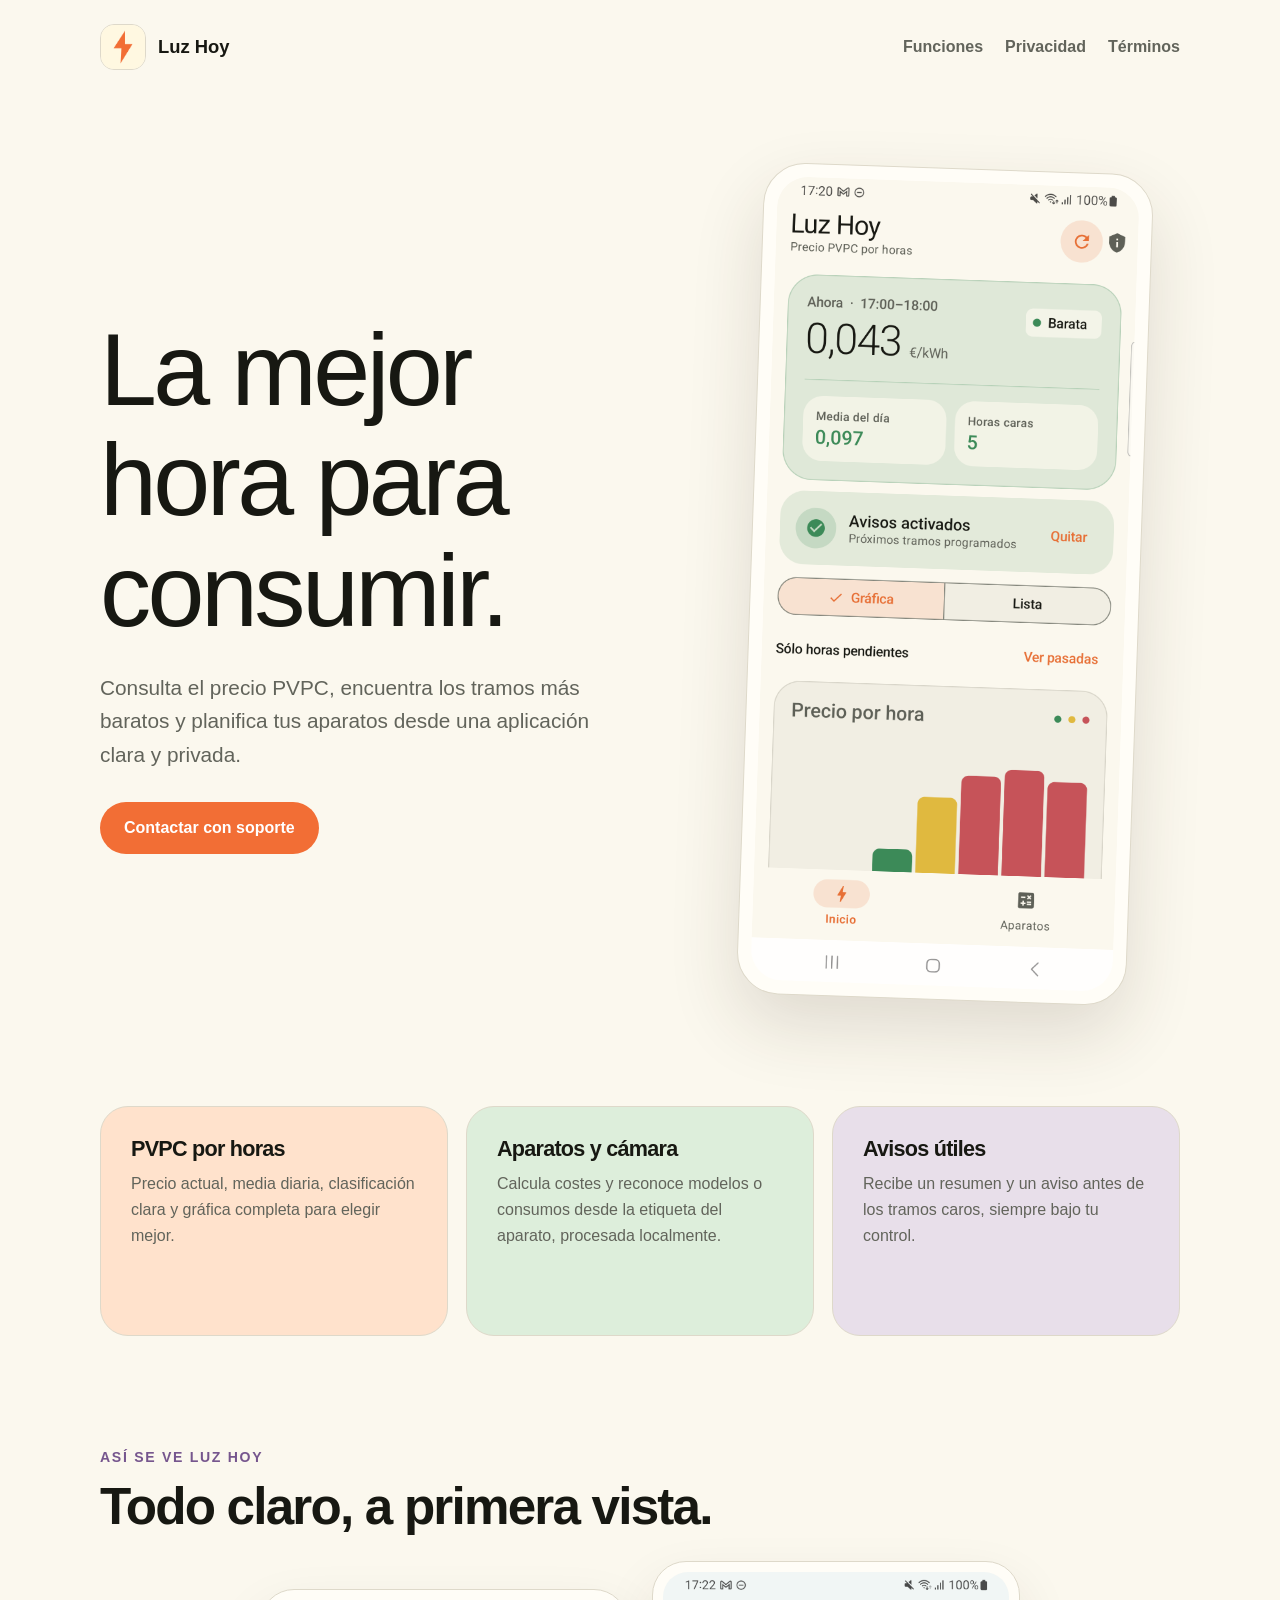
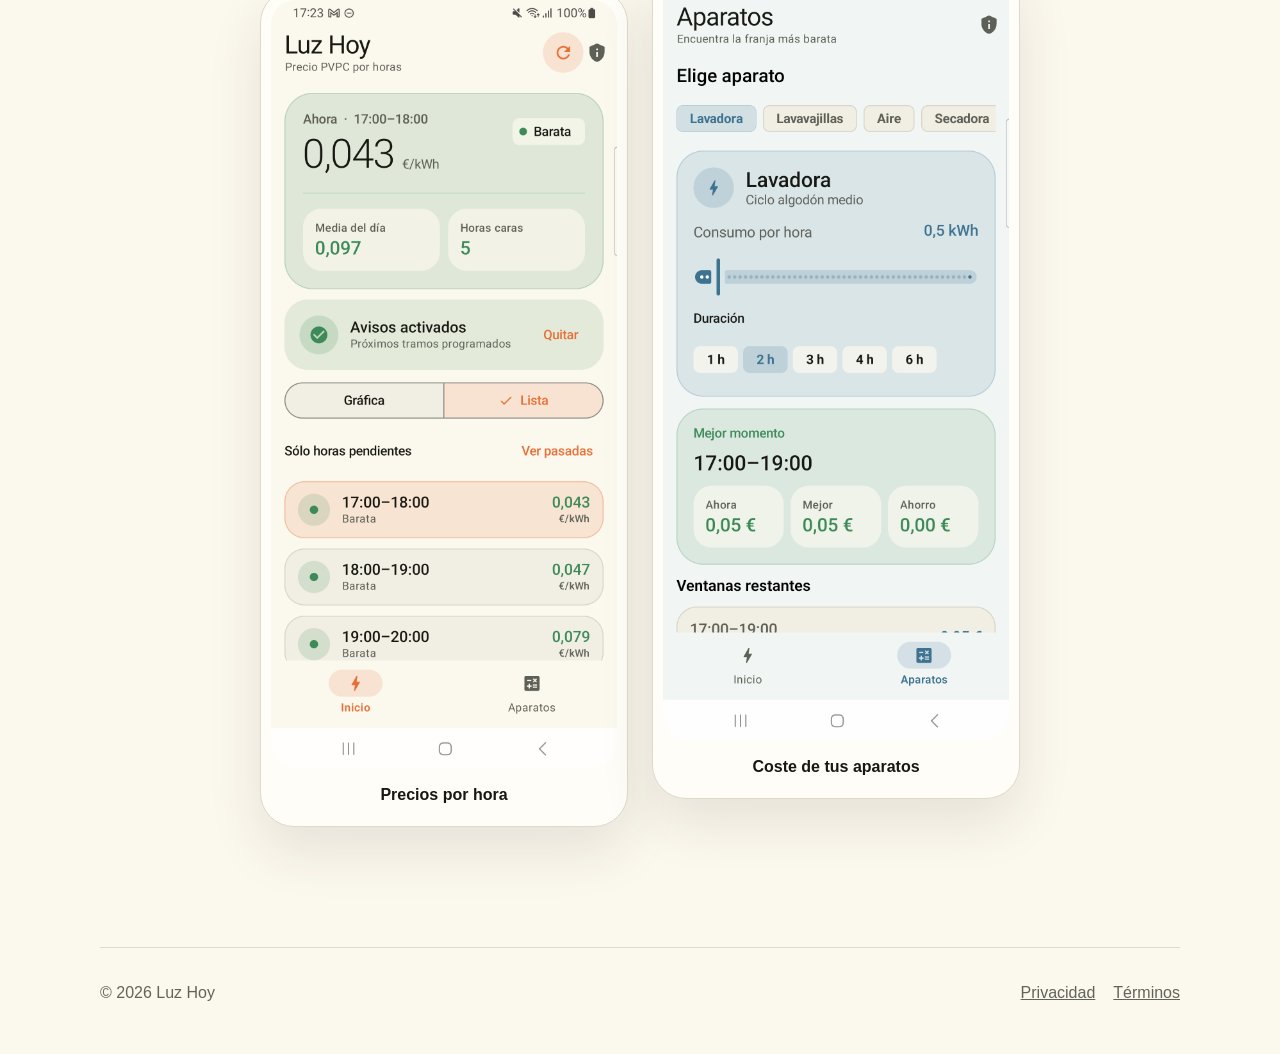
<file: index.html>
<!doctype html>
<html lang="es">
<head>
  <meta charset="utf-8">
  <meta name="viewport" content="width=device-width, initial-scale=1">
  <meta name="description" content="Luz Hoy ayuda a consultar el precio PVPC, comparar horas y planificar el consumo eléctrico.">
  <title>Luz Hoy — Precio PVPC y consumo inteligente</title>
  <link rel="icon" href="assets/logo.png">
  <link rel="stylesheet" href="assets/styles.css">
</head>
<body>
  <header class="wrap">
    <a class="brand" href="./"><img src="assets/logo.png" alt=""><span>Luz Hoy</span></a>
    <nav aria-label="Principal">
      <a href="#funciones">Funciones</a>
      <a href="privacidad/">Privacidad</a>
      <a href="terminos/">Términos</a>
    </nav>
  </header>

  <main>
    <section class="hero wrap">
      <div>
        <h1>La mejor hora para consumir.</h1>
        <p class="lead">Consulta el precio PVPC, encuentra los tramos más baratos y planifica tus aparatos desde una aplicación clara y privada.</p>
        <a class="button" href="mailto:rafa@rafainraw.com">Contactar con soporte</a>
      </div>
      <figure class="phone">
        <img src="assets/inicio.png" alt="Pantalla principal de Luz Hoy con el precio PVPC y una gráfica por horas">
      </figure>
    </section>

    <section id="funciones" class="features wrap" aria-label="Funciones principales">
      <article class="feature">
        <h3>PVPC por horas</h3>
        <p>Precio actual, media diaria, clasificación clara y gráfica completa para elegir mejor.</p>
      </article>
      <article class="feature">
        <h3>Aparatos y cámara</h3>
        <p>Calcula costes y reconoce modelos o consumos desde la etiqueta del aparato, procesada localmente.</p>
      </article>
      <article class="feature">
        <h3>Avisos útiles</h3>
        <p>Recibe un resumen y un aviso antes de los tramos caros, siempre bajo tu control.</p>
      </article>
    </section>

    <section class="showcase wrap" aria-labelledby="showcase-title">
      <div class="showcase-heading">
        <p class="eyebrow">Así se ve Luz Hoy</p>
        <h2 id="showcase-title">Todo claro, a primera vista.</h2>
      </div>
      <div class="screens" aria-label="Capturas de Luz Hoy">
        <figure class="screen-card">
          <img src="assets/inicio-lista.png" alt="Listado de precios por hora en Luz Hoy" loading="lazy">
          <figcaption>Precios por hora</figcaption>
        </figure>
        <figure class="screen-card raised">
          <img src="assets/aparatos.png" alt="Calculadora de consumo para aparatos en Luz Hoy" loading="lazy">
          <figcaption>Coste de tus aparatos</figcaption>
        </figure>
      </div>
    </section>
  </main>

  <footer class="wrap">
    <span>© 2026 Luz Hoy</span>
    <div><a href="privacidad/">Privacidad</a><a href="terminos/">Términos</a></div>
  </footer>
</body>
</html>
</file>
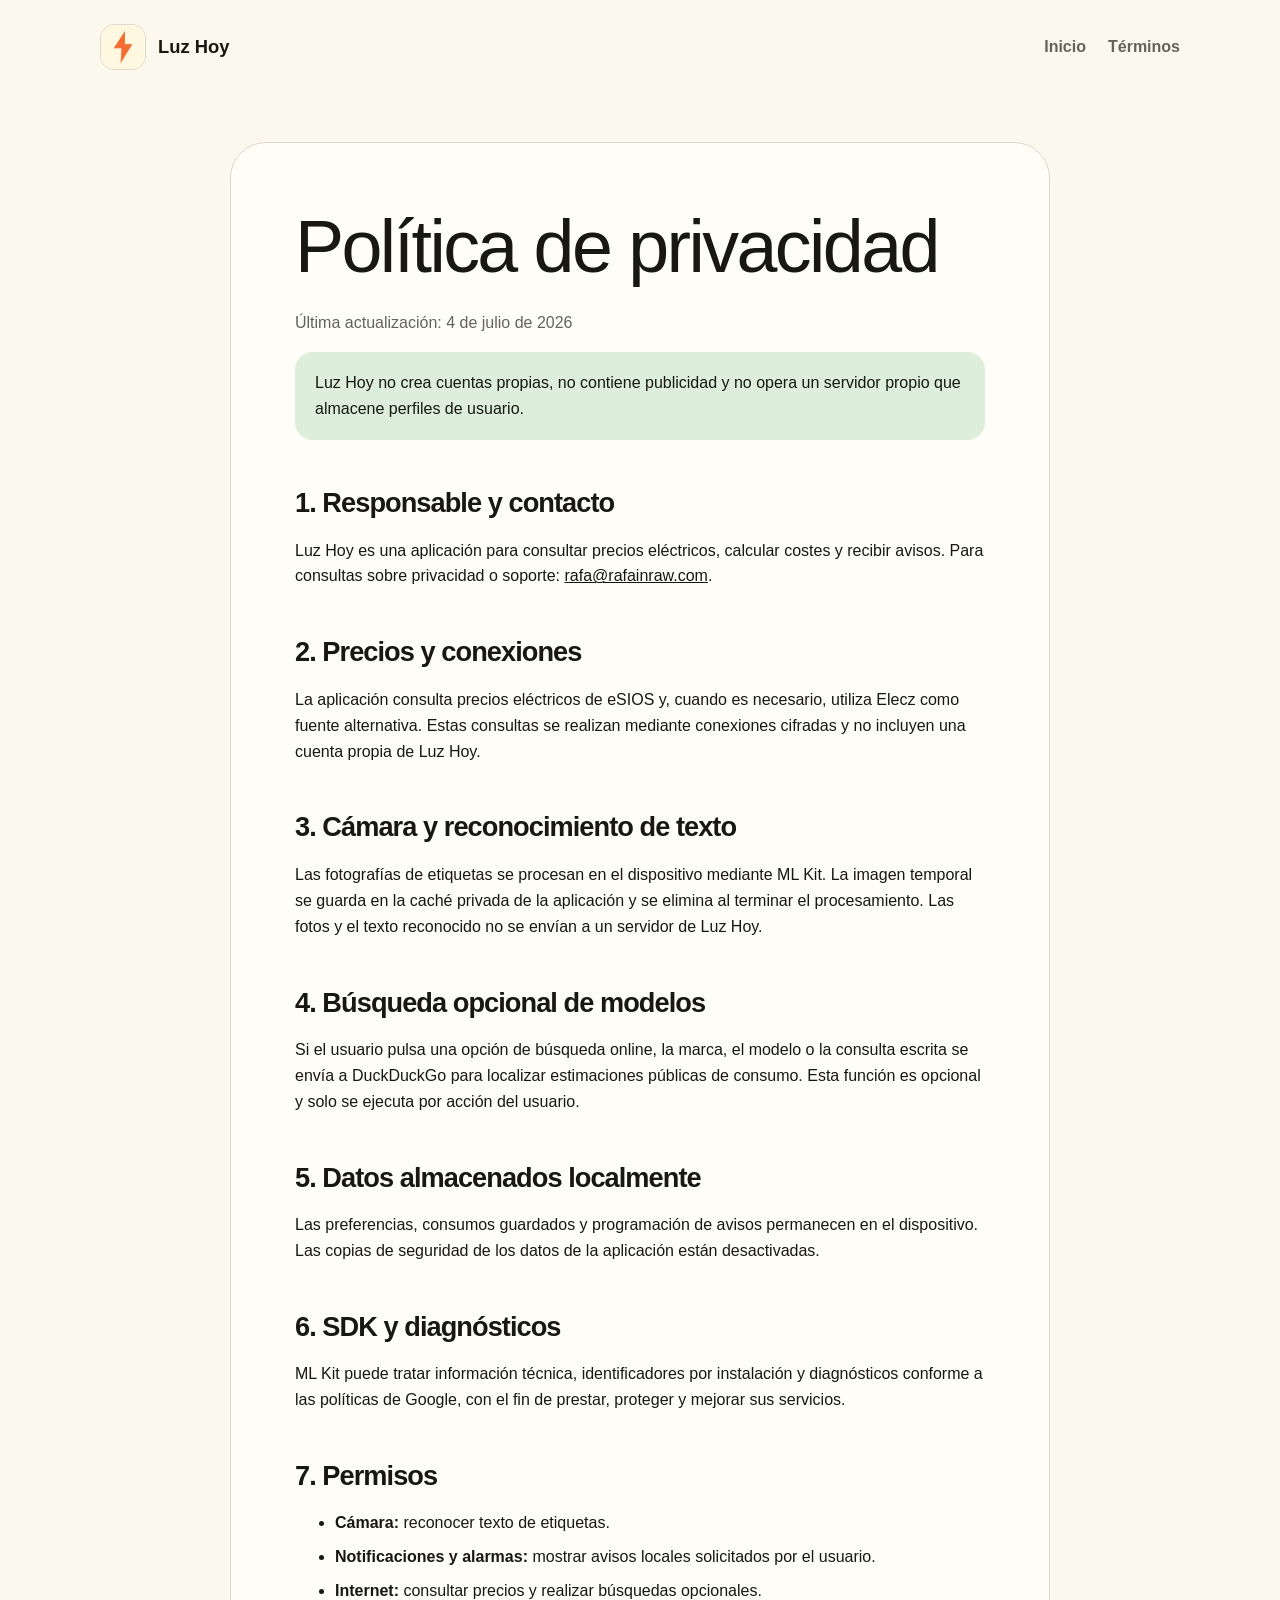
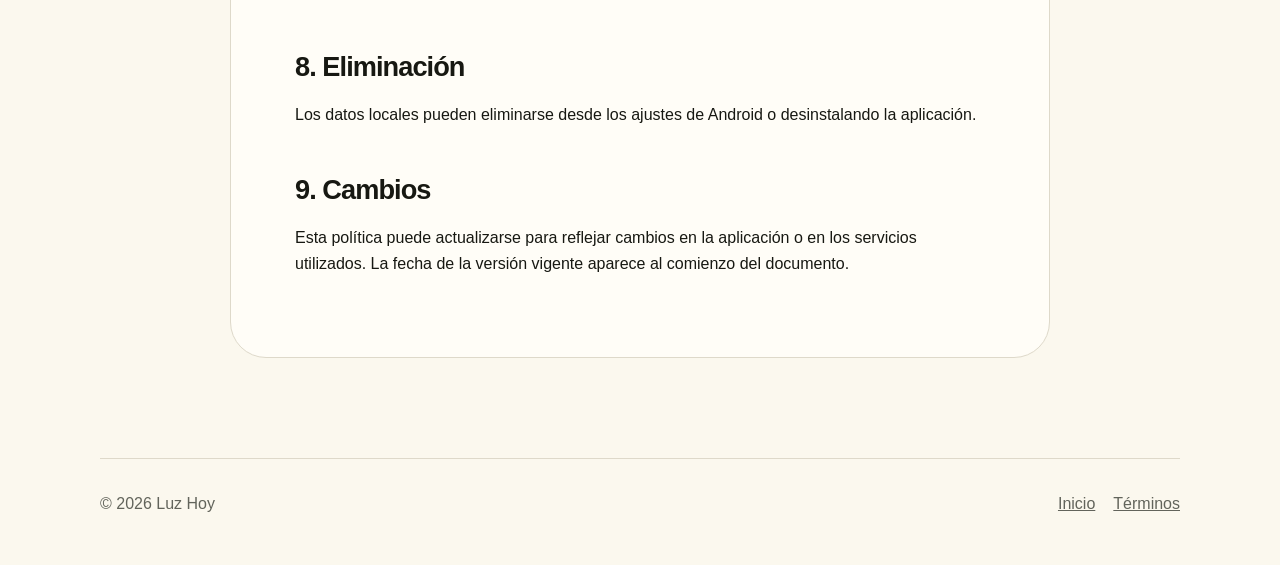
<file: privacidad/index.html>
<!doctype html>
<html lang="es">
<head>
  <meta charset="utf-8">
  <meta name="viewport" content="width=device-width, initial-scale=1">
  <title>Política de privacidad — Luz Hoy</title>
  <link rel="icon" href="../assets/logo.png">
  <link rel="stylesheet" href="../assets/styles.css">
</head>
<body>
  <header class="wrap">
    <a class="brand" href="../"><img src="../assets/logo.png" alt=""><span>Luz Hoy</span></a>
    <nav><a href="../">Inicio</a><a href="../terminos/">Términos</a></nav>
  </header>

  <main class="legal">
    <h1>Política de privacidad</h1>
    <p class="meta">Última actualización: 4 de julio de 2026</p>
    <p class="notice">Luz Hoy no crea cuentas propias, no contiene publicidad y no opera un servidor propio que almacene perfiles de usuario.</p>

    <h2>1. Responsable y contacto</h2>
    <p>Luz Hoy es una aplicación para consultar precios eléctricos, calcular costes y recibir avisos. Para consultas sobre privacidad o soporte: <a href="mailto:rafa@rafainraw.com">rafa@rafainraw.com</a>.</p>

    <h2>2. Precios y conexiones</h2>
    <p>La aplicación consulta precios eléctricos de eSIOS y, cuando es necesario, utiliza Elecz como fuente alternativa. Estas consultas se realizan mediante conexiones cifradas y no incluyen una cuenta propia de Luz Hoy.</p>

    <h2>3. Cámara y reconocimiento de texto</h2>
    <p>Las fotografías de etiquetas se procesan en el dispositivo mediante ML Kit. La imagen temporal se guarda en la caché privada de la aplicación y se elimina al terminar el procesamiento. Las fotos y el texto reconocido no se envían a un servidor de Luz Hoy.</p>

    <h2>4. Búsqueda opcional de modelos</h2>
    <p>Si el usuario pulsa una opción de búsqueda online, la marca, el modelo o la consulta escrita se envía a DuckDuckGo para localizar estimaciones públicas de consumo. Esta función es opcional y solo se ejecuta por acción del usuario.</p>

    <h2>5. Datos almacenados localmente</h2>
    <p>Las preferencias, consumos guardados y programación de avisos permanecen en el dispositivo. Las copias de seguridad de los datos de la aplicación están desactivadas.</p>

    <h2>6. SDK y diagnósticos</h2>
    <p>ML Kit puede tratar información técnica, identificadores por instalación y diagnósticos conforme a las políticas de Google, con el fin de prestar, proteger y mejorar sus servicios.</p>

    <h2>7. Permisos</h2>
    <ul>
      <li><strong>Cámara:</strong> reconocer texto de etiquetas.</li>
      <li><strong>Notificaciones y alarmas:</strong> mostrar avisos locales solicitados por el usuario.</li>
      <li><strong>Internet:</strong> consultar precios y realizar búsquedas opcionales.</li>
    </ul>

    <h2>8. Eliminación</h2>
    <p>Los datos locales pueden eliminarse desde los ajustes de Android o desinstalando la aplicación.</p>

    <h2>9. Cambios</h2>
    <p>Esta política puede actualizarse para reflejar cambios en la aplicación o en los servicios utilizados. La fecha de la versión vigente aparece al comienzo del documento.</p>
  </main>

  <footer class="wrap"><span>© 2026 Luz Hoy</span><div><a href="../">Inicio</a><a href="../terminos/">Términos</a></div></footer>
</body>
</html>
</file>
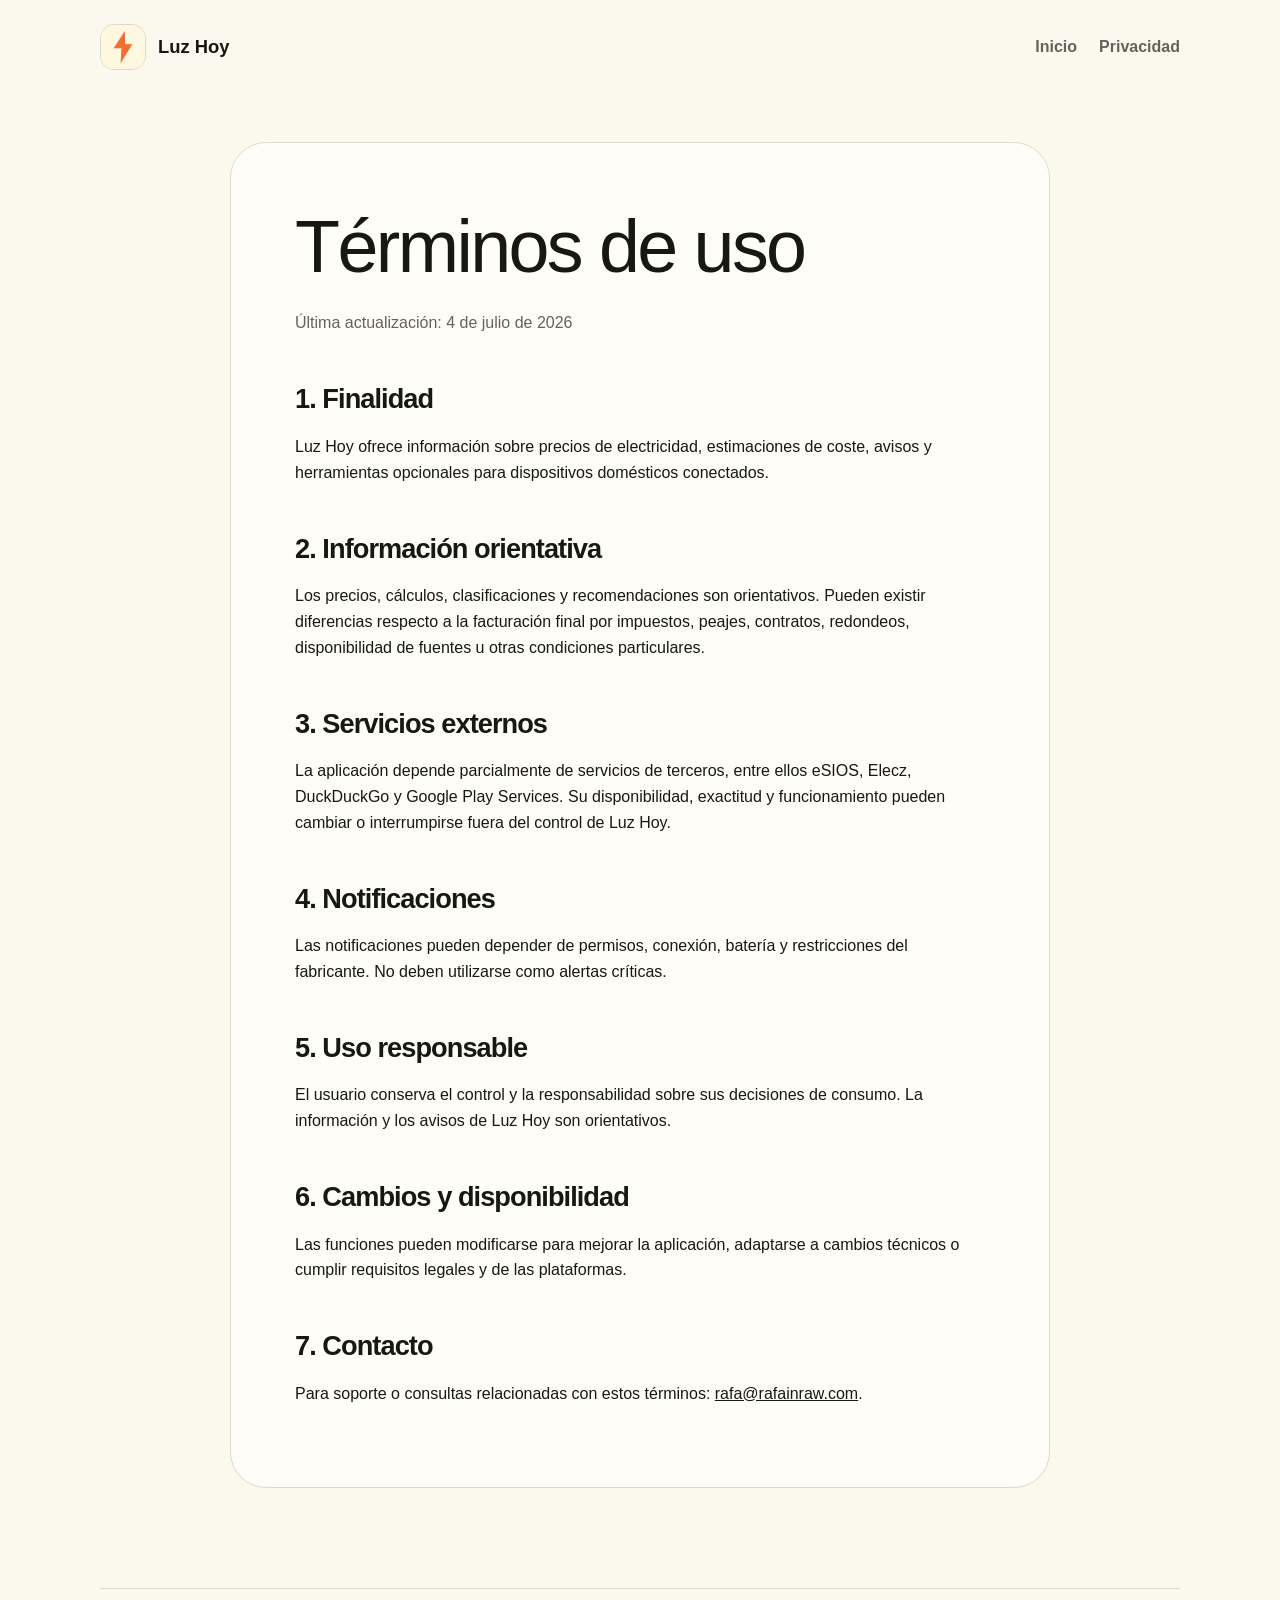
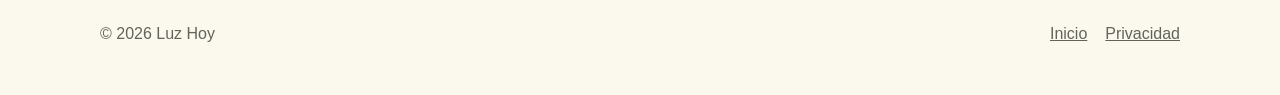
<file: terminos/index.html>
<!doctype html>
<html lang="es">
<head>
  <meta charset="utf-8">
  <meta name="viewport" content="width=device-width, initial-scale=1">
  <title>Términos de uso — Luz Hoy</title>
  <link rel="icon" href="../assets/logo.png">
  <link rel="stylesheet" href="../assets/styles.css">
</head>
<body>
  <header class="wrap">
    <a class="brand" href="../"><img src="../assets/logo.png" alt=""><span>Luz Hoy</span></a>
    <nav><a href="../">Inicio</a><a href="../privacidad/">Privacidad</a></nav>
  </header>

  <main class="legal">
    <h1>Términos de uso</h1>
    <p class="meta">Última actualización: 4 de julio de 2026</p>

    <h2>1. Finalidad</h2>
    <p>Luz Hoy ofrece información sobre precios de electricidad, estimaciones de coste, avisos y herramientas opcionales para dispositivos domésticos conectados.</p>

    <h2>2. Información orientativa</h2>
    <p>Los precios, cálculos, clasificaciones y recomendaciones son orientativos. Pueden existir diferencias respecto a la facturación final por impuestos, peajes, contratos, redondeos, disponibilidad de fuentes u otras condiciones particulares.</p>

    <h2>3. Servicios externos</h2>
    <p>La aplicación depende parcialmente de servicios de terceros, entre ellos eSIOS, Elecz, DuckDuckGo y Google Play Services. Su disponibilidad, exactitud y funcionamiento pueden cambiar o interrumpirse fuera del control de Luz Hoy.</p>

    <h2>4. Notificaciones</h2>
    <p>Las notificaciones pueden depender de permisos, conexión, batería y restricciones del fabricante. No deben utilizarse como alertas críticas.</p>

    <h2>5. Uso responsable</h2>
    <p>El usuario conserva el control y la responsabilidad sobre sus decisiones de consumo. La información y los avisos de Luz Hoy son orientativos.</p>

    <h2>6. Cambios y disponibilidad</h2>
    <p>Las funciones pueden modificarse para mejorar la aplicación, adaptarse a cambios técnicos o cumplir requisitos legales y de las plataformas.</p>

    <h2>7. Contacto</h2>
    <p>Para soporte o consultas relacionadas con estos términos: <a href="mailto:rafa@rafainraw.com">rafa@rafainraw.com</a>.</p>
  </main>

  <footer class="wrap"><span>© 2026 Luz Hoy</span><div><a href="../">Inicio</a><a href="../privacidad/">Privacidad</a></div></footer>
</body>
</html>
</file>
<file: assets/styles.css>
:root {
  color-scheme: light;
  --ink: #171812;
  --muted: #62645b;
  --cream: #fbf8ee;
  --paper: #fffdf7;
  --orange: #f26e35;
  --orange-soft: #ffe2cc;
  --green: #3c8a58;
  --green-soft: #ddeedb;
  --purple: #76568e;
  --purple-soft: #e8dfea;
  --line: #ded9ca;
  --radius: 28px;
}

* { box-sizing: border-box; }

html { scroll-behavior: smooth; }

body {
  margin: 0;
  background: var(--cream);
  color: var(--ink);
  font-family: Inter, ui-sans-serif, -apple-system, BlinkMacSystemFont, "Segoe UI", sans-serif;
  line-height: 1.62;
}

a { color: inherit; }

.wrap {
  width: min(1080px, calc(100% - 40px));
  margin-inline: auto;
}

header {
  display: flex;
  align-items: center;
  justify-content: space-between;
  gap: 24px;
  padding: 24px 0;
}

.brand {
  display: inline-flex;
  align-items: center;
  gap: 12px;
  font-size: 1.15rem;
  font-weight: 800;
  text-decoration: none;
}

.brand img {
  width: 46px;
  height: 46px;
  border: 1px solid var(--line);
  border-radius: 14px;
}

nav { display: flex; gap: 22px; }
nav a { color: var(--muted); font-weight: 650; text-decoration: none; }
nav a:hover { color: var(--orange); }

.hero {
  display: grid;
  grid-template-columns: 1.05fr .95fr;
  align-items: center;
  gap: clamp(40px, 7vw, 90px);
  min-height: 650px;
  padding: 58px 0 90px;
}

h1, h2, h3 { line-height: 1.08; letter-spacing: -.035em; }
h1 { margin: 0 0 24px; font-size: clamp(3.5rem, 8vw, 6.8rem); font-weight: 420; }
h2 { margin: 0 0 20px; font-size: clamp(2rem, 4vw, 3.3rem); }
h3 { margin: 0 0 10px; font-size: 1.35rem; }

.lead {
  max-width: 660px;
  margin: 0 0 30px;
  color: var(--muted);
  font-size: clamp(1.08rem, 2vw, 1.3rem);
}

.button {
  display: inline-flex;
  align-items: center;
  min-height: 52px;
  padding: 0 24px;
  border-radius: 999px;
  background: var(--orange);
  color: white;
  font-weight: 800;
  text-decoration: none;
}

.phone {
  justify-self: center;
  width: min(100%, 390px);
  padding: 13px;
  border: 1px solid var(--line);
  border-radius: 42px;
  background: var(--paper);
  box-shadow: 0 30px 70px rgba(54, 44, 26, .14);
  transform: rotate(2deg);
}

.phone img { display: block; width: 100%; border-radius: 31px; }

.features {
  display: grid;
  grid-template-columns: repeat(3, 1fr);
  gap: 18px;
  padding-bottom: 100px;
}

.feature {
  min-height: 230px;
  padding: 30px;
  border: 1px solid var(--line);
  border-radius: var(--radius);
}

.feature:nth-child(1) { background: var(--orange-soft); }
.feature:nth-child(2) { background: var(--green-soft); }
.feature:nth-child(3) { background: var(--purple-soft); }
.feature p { margin: 0; color: var(--muted); }

.showcase {
  padding: 10px 0 120px;
}

.showcase-heading {
  max-width: 720px;
  margin-bottom: 54px;
}

.eyebrow {
  margin: 0 0 10px;
  color: var(--purple);
  font-size: .88rem;
  font-weight: 850;
  letter-spacing: .12em;
  text-transform: uppercase;
}

.screens {
  display: grid;
  grid-template-columns: repeat(2, minmax(0, 1fr));
  align-items: start;
  gap: 24px;
  max-width: 760px;
  margin-inline: auto;
}

.screen-card {
  margin: 0;
  padding: 10px 10px 18px;
  border: 1px solid var(--line);
  border-radius: 34px;
  background: var(--paper);
  box-shadow: 0 24px 54px rgba(54, 44, 26, .1);
}

.screen-card.raised { transform: translateY(-28px); }
.screen-card img { display: block; width: 100%; border-radius: 25px; }
.screen-card figcaption { padding: 14px 10px 0; font-weight: 800; text-align: center; }

.legal {
  width: min(820px, calc(100% - 40px));
  margin: 48px auto 100px;
  padding: clamp(28px, 6vw, 64px);
  border: 1px solid var(--line);
  border-radius: 36px;
  background: var(--paper);
}

.legal h1 { font-size: clamp(2.6rem, 7vw, 4.6rem); }
.legal h2 { margin-top: 48px; font-size: 1.7rem; }
.legal li { margin-bottom: 8px; }
.meta { color: var(--muted); }
.notice { padding: 18px 20px; border-radius: 18px; background: var(--green-soft); }

footer {
  display: flex;
  justify-content: space-between;
  gap: 20px;
  padding: 32px 0 48px;
  border-top: 1px solid var(--line);
  color: var(--muted);
}

footer div { display: flex; gap: 18px; }

@media (max-width: 760px) {
  .wrap { width: min(100% - 28px, 1080px); }
  header { align-items: flex-start; }
  nav { flex-direction: column; gap: 3px; text-align: right; }
  .hero { grid-template-columns: minmax(0, 1fr); min-height: auto; padding-top: 45px; }
  .hero > div { width: 100%; min-width: 0; }
  .phone { width: min(82vw, 350px); transform: none; }
  .features { grid-template-columns: 1fr; }
  .showcase { padding-top: 0; }
  .screens {
    grid-template-columns: repeat(2, minmax(245px, 1fr));
    gap: 16px;
    width: 100%;
    margin-right: 0;
    padding: 18px 0 38px;
    overflow-x: auto;
    scroll-snap-type: x mandatory;
  }
  .screen-card { scroll-snap-align: start; }
  .screen-card.raised { transform: none; }
  footer { flex-direction: column; }
}
</file>
